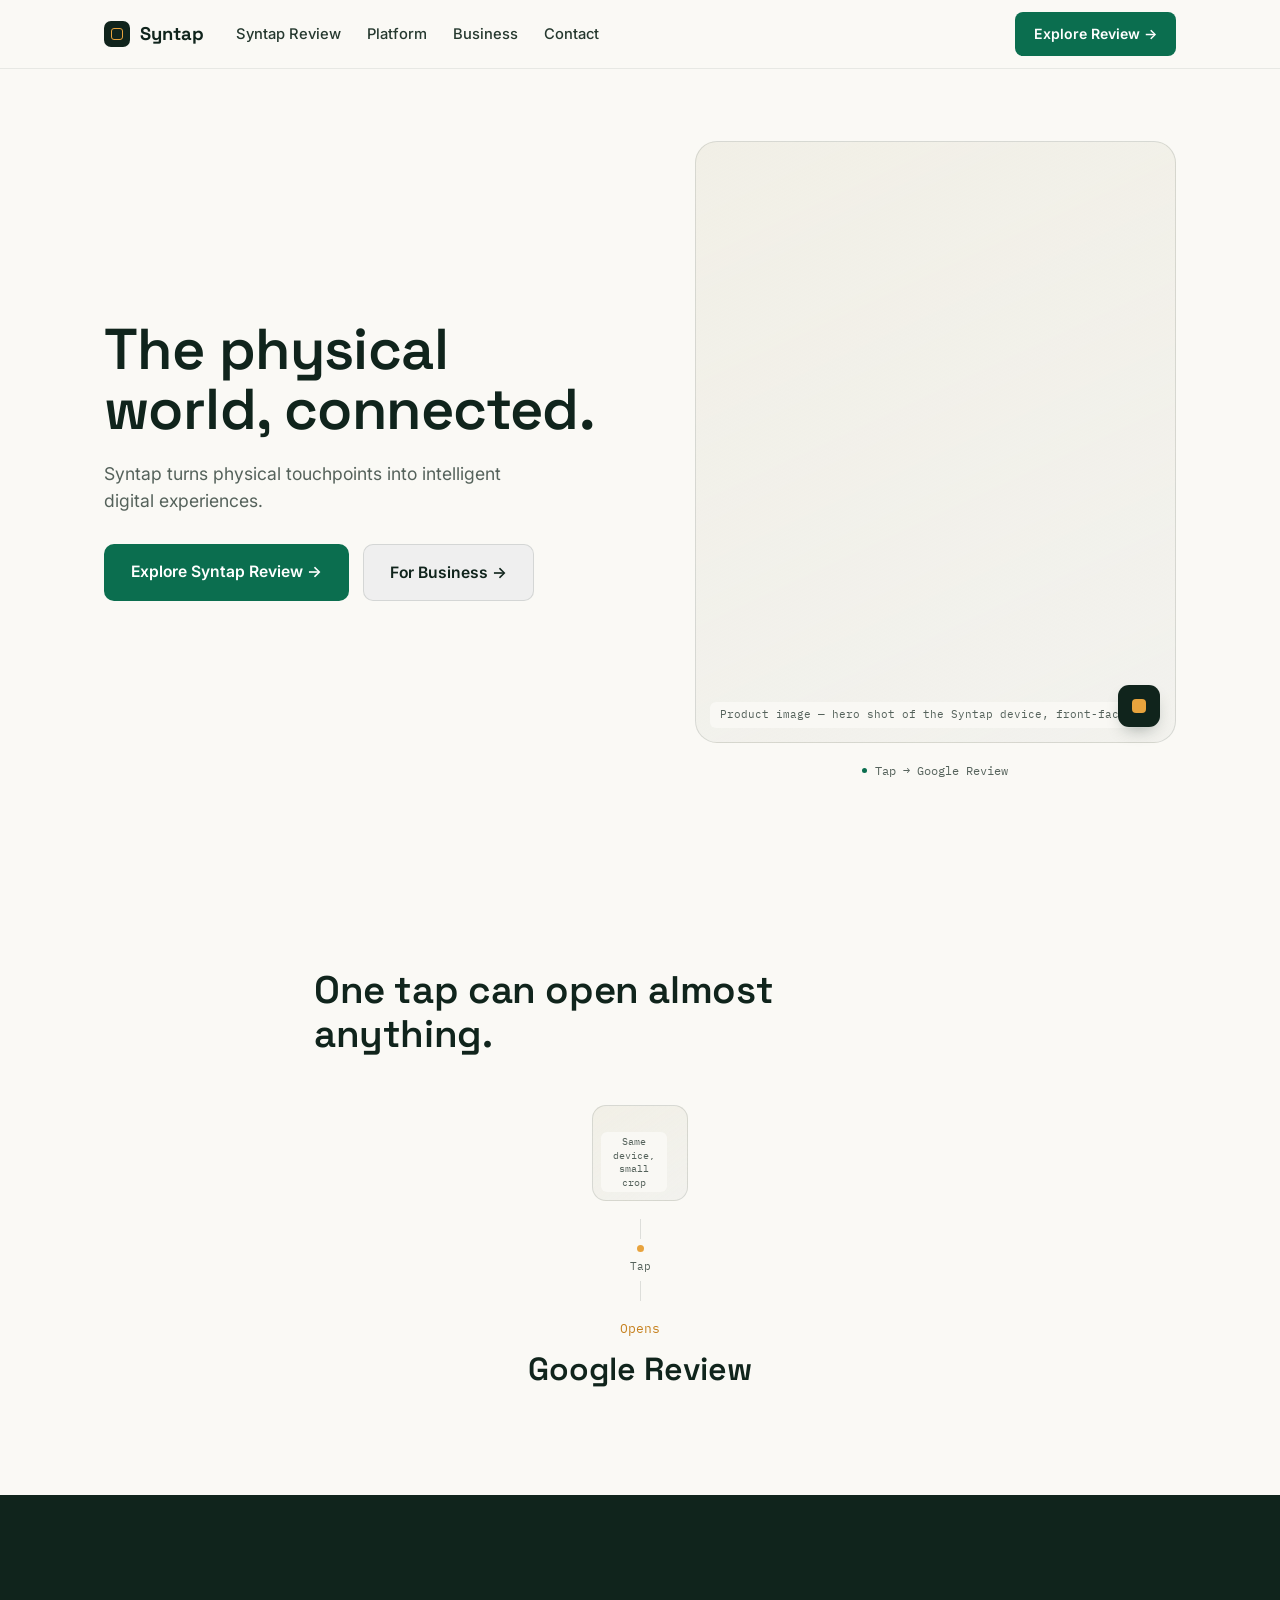
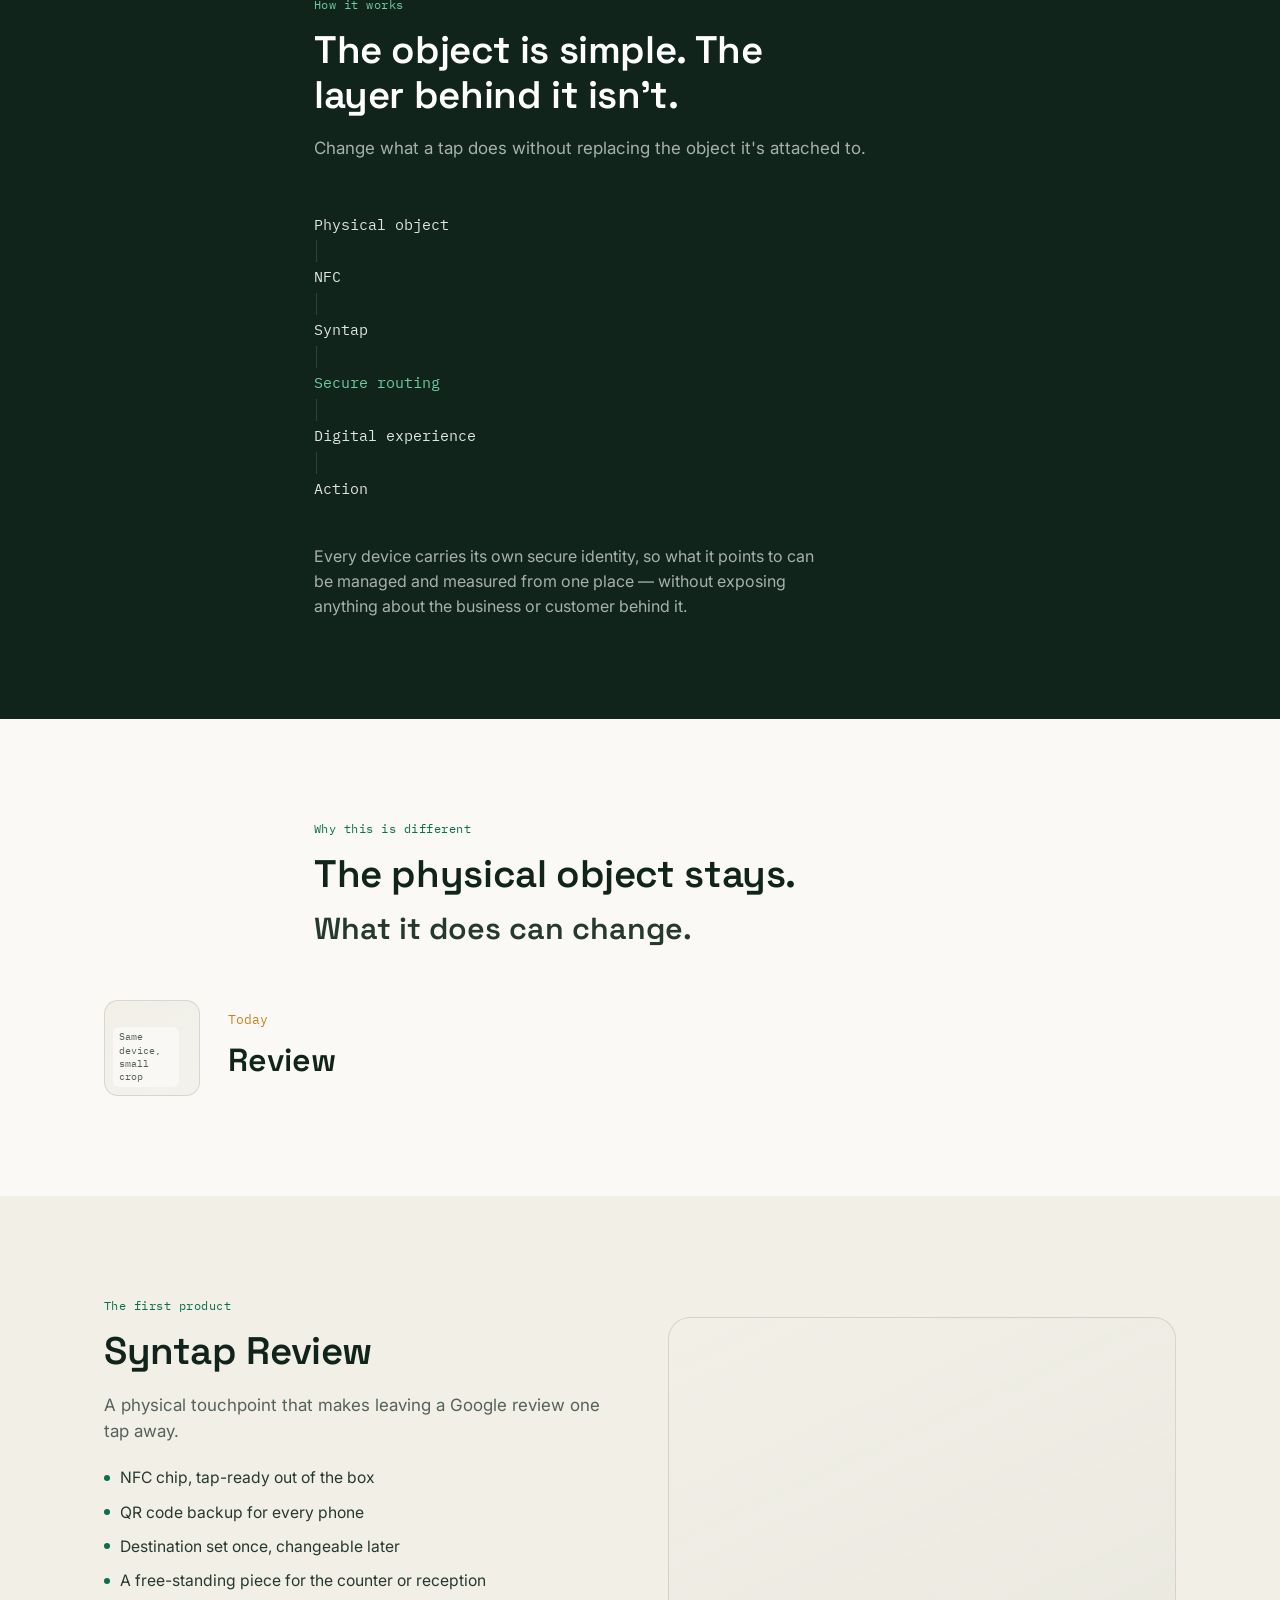
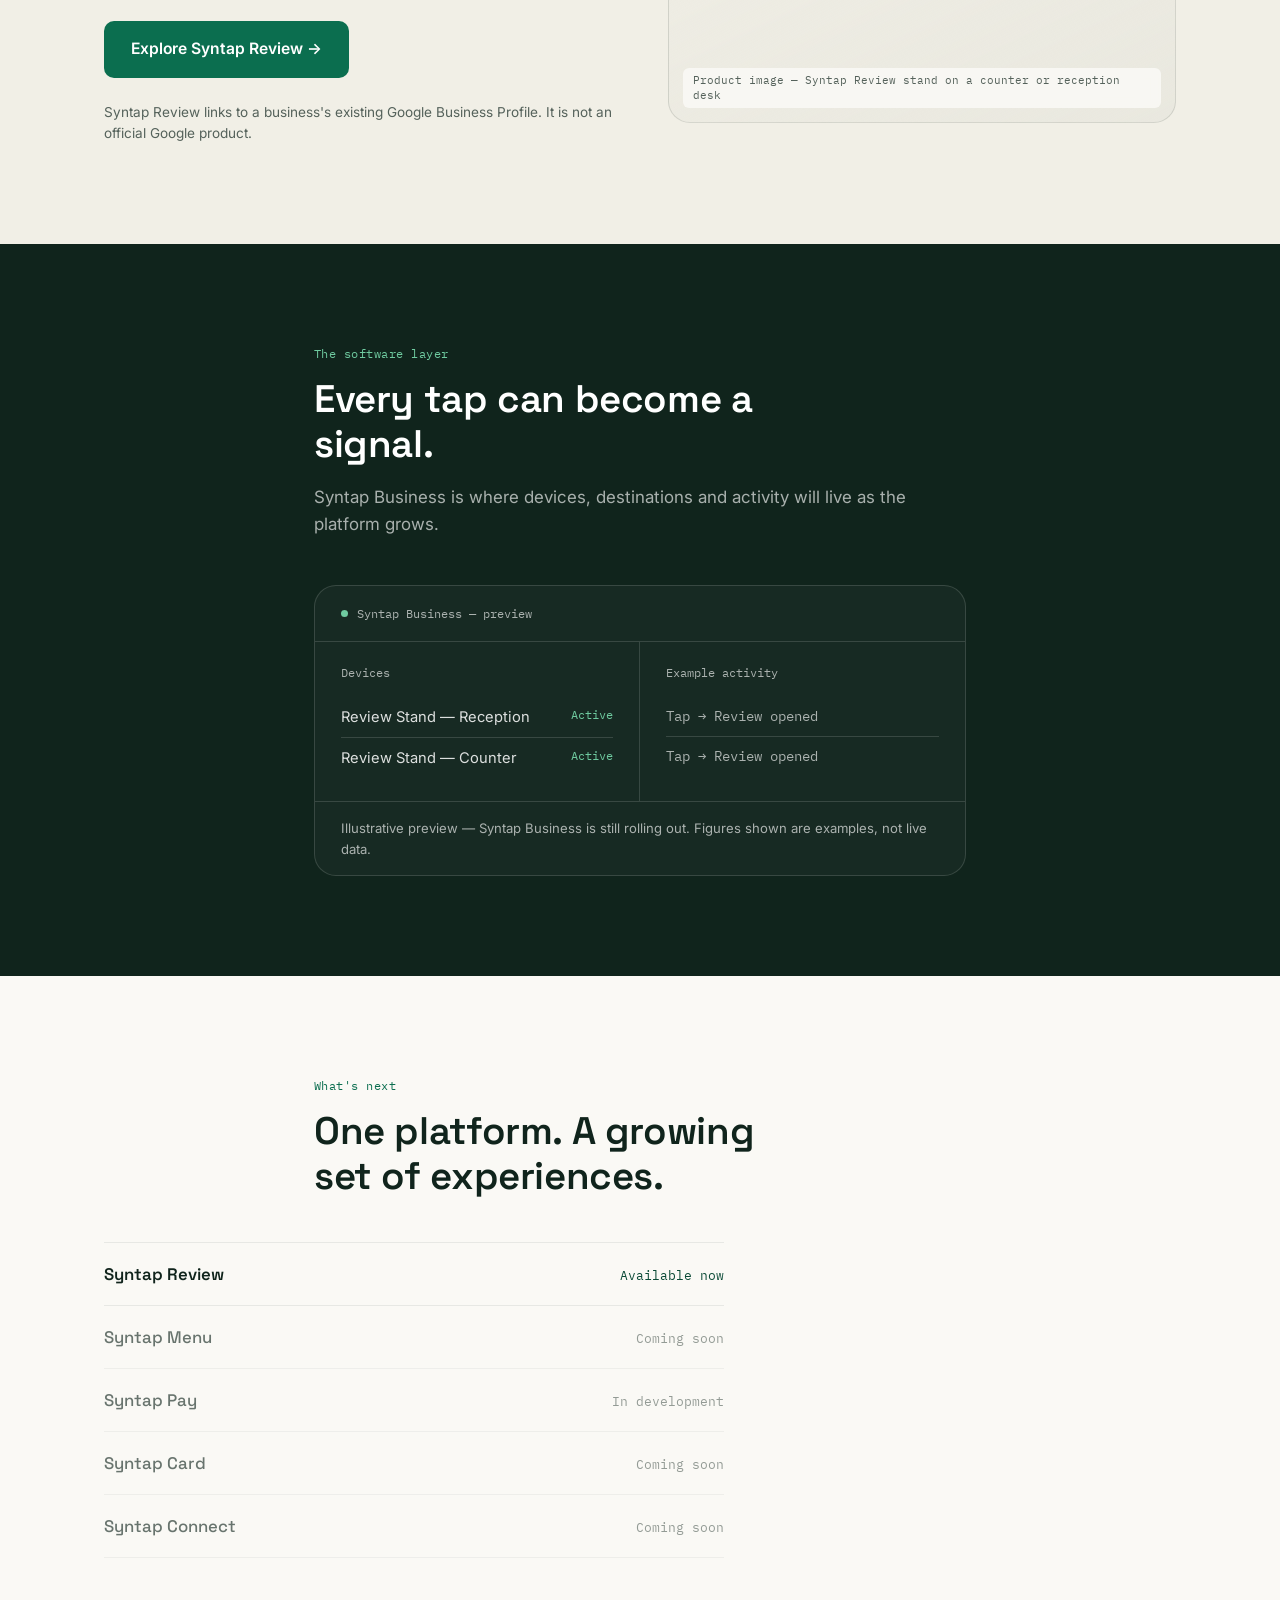
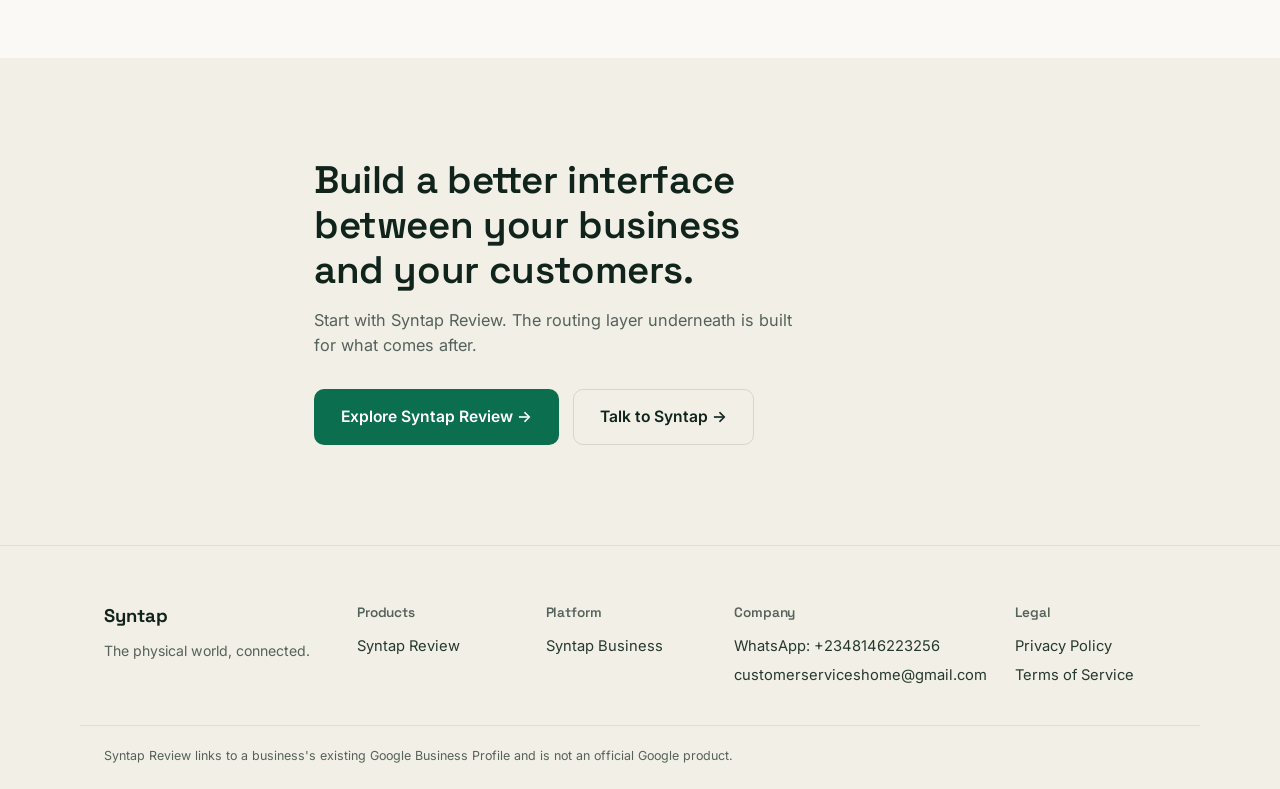
<file: index.html>
<!DOCTYPE html>
<html lang="en">
<head>
<meta charset="UTF-8">
<meta name="viewport" content="width=device-width, initial-scale=1.0">
<title>Syntap — The Physical World, Connected.</title>
<meta name="description" content="Syntap turns physical touchpoints into intelligent digital experiences. Syntap Review, the first product on the platform, is available now.">
<link rel="canonical" href="https://syntap.tech/">

<meta property="og:type" content="website">
<meta property="og:title" content="Syntap — The Physical World, Connected.">
<meta property="og:description" content="Syntap turns physical touchpoints into intelligent digital experiences.">
<meta property="og:image" content="assets/syntap-og.png">
<meta property="og:url" content="https://syntap.tech/">
<meta name="twitter:card" content="summary_large_image">

<link rel="preconnect" href="https://fonts.googleapis.com">
<link rel="preconnect" href="https://fonts.gstatic.com" crossorigin>
<link href="https://fonts.googleapis.com/css2?family=Space+Grotesk:wght@500;600;700&family=Inter:wght@400;500;600;700&family=IBM+Plex+Mono:wght@500;600&display=swap" rel="stylesheet">

<link rel="stylesheet" href="style.css">
</head>
<body>

<!-- ============ HEADER ============ -->
<header class="site-header" id="top">
  <div class="wrap header-inner">
    <a href="#top" class="brand">
      <span class="brand-mark" aria-hidden="true"><span class="brand-ripple"></span></span>
      <span class="brand-name">Syntap</span>
    </a>

    <nav class="main-nav" aria-label="Primary">
      <a href="review.html">Syntap Review</a>
      <a href="#platform">Platform</a>
      <a href="#business">Business</a>
      <a href="#cta">Contact</a>
    </nav>

    <a href="review.html" class="btn btn-ghost header-cta">Explore Review →</a>

    <button class="nav-toggle" id="navToggle" aria-expanded="false" aria-controls="mobileNav" aria-label="Open menu">
      <span></span><span></span><span></span>
    </button>
  </div>

  <div class="mobile-nav" id="mobileNav" hidden>
    <a href="review.html">Syntap Review</a>
    <a href="#platform">Platform</a>
    <a href="#business">Business</a>
    <a href="#cta">Contact</a>
    <a href="review.html" class="btn btn-primary">Explore Review →</a>
  </div>
</header>

<main>

<!-- ============ 1. HERO ============ -->
<section class="hero">
  <div class="wrap hero-inner">
    <div class="hero-copy">
      <h1>The physical world, connected.</h1>
      <p class="hero-sub">Syntap turns physical touchpoints into intelligent digital experiences.</p>
      <div class="hero-actions">
        <a class="btn btn-primary" href="review.html">Explore Syntap Review →</a>
        <button class="btn btn-outline-dark" data-scroll="#business">For Business →</button>
      </div>
    </div>

    <div class="hero-visual">
      <div class="hero-tap-stage">
        <figure class="image-slot image-slot-tall" data-slot="hero-product">
          <span class="image-slot-label">Product image — hero shot of the Syntap device, front-facing</span>
        </figure>
        <div class="tap-demo-ripple r1" aria-hidden="true"></div>
        <div class="tap-demo-phone" aria-hidden="true"><span class="tap-demo-phone-glow"></span></div>
      </div>
      <p class="hero-route" aria-live="polite">
        <span class="hero-route-dot" aria-hidden="true"></span>
        <span id="heroRoute">Tap → Google Review</span>
      </p>
    </div>
  </div>
</section>

<!-- ============ 2. THE IDEA ============ -->
<section class="section" id="idea">
  <div class="wrap narrow">
    <h2>One tap can open almost anything.</h2>
  </div>
  <div class="wrap">
    <div class="tap-demo-vertical">
      <figure class="image-slot image-slot-square" data-slot="idea-product">
        <span class="image-slot-label">Same device, small crop</span>
      </figure>
      <div class="tap-marker" aria-hidden="true">
        <span class="tap-marker-line"></span>
        <span class="tap-marker-dot" id="ideaTapDot"></span>
        <span class="tap-marker-label">Tap</span>
        <span class="tap-marker-line"></span>
      </div>
      <div class="destination-readout" id="ideaReadout">
        <span class="destination-eyebrow">Opens</span>
        <span class="destination-value" id="ideaValue">Google Review</span>
      </div>
    </div>
  </div>
</section>

<!-- ============ 3. THE ROUTING LAYER ============ -->
<section class="section section-dark" id="platform">
  <div class="wrap narrow">
    <p class="section-kicker section-kicker-dark">How it works</p>
    <h2 class="dark-heading">The object is simple. The layer behind it isn't.</h2>
    <p class="section-lede dark-lede">Change what a tap does without replacing the object it's attached to.</p>

    <div class="flow-vertical" aria-hidden="true">
      <span class="flow-step">Physical object</span>
      <span class="flow-connector"></span>
      <span class="flow-step">NFC</span>
      <span class="flow-connector"></span>
      <span class="flow-step">Syntap</span>
      <span class="flow-connector"></span>
      <span class="flow-step flow-step-accent">Secure routing</span>
      <span class="flow-connector"></span>
      <span class="flow-step">Digital experience</span>
      <span class="flow-connector"></span>
      <span class="flow-step">Action</span>
    </div>

    <p class="flow-note">Every device carries its own secure identity, so what it points to can be managed and measured from one place — without exposing anything about the business or customer behind it.</p>
  </div>
</section>

<!-- ============ 4. THE OBJECT STAYS ============ -->
<section class="section" id="concept">
  <div class="wrap narrow">
    <p class="section-kicker">Why this is different</p>
    <h2>The physical object stays.</h2>
    <p class="section-statement">What it does can change.</p>
  </div>
  <div class="wrap">
    <div class="destination-display">
      <figure class="image-slot image-slot-square" data-slot="concept-product">
        <span class="image-slot-label">Same device, small crop</span>
      </figure>
      <div class="destination-readout" id="conceptReadout">
        <span class="destination-eyebrow" id="conceptWhen">Today</span>
        <span class="destination-value" id="conceptValue">Review</span>
      </div>
    </div>
  </div>
</section>

<!-- ============ 5. FLAGSHIP PRODUCT ============ -->
<section class="section section-alt" id="review-intro">
  <div class="wrap showcase-inner">
    <div class="showcase-copy">
      <p class="section-kicker">The first product</p>
      <h2>Syntap Review</h2>
      <p class="section-lede">A physical touchpoint that makes leaving a Google review one tap away.</p>
      <ul class="showcase-list">
        <li>NFC chip, tap-ready out of the box</li>
        <li>QR code backup for every phone</li>
        <li>Destination set once, changeable later</li>
        <li>A free-standing piece for the counter or reception</li>
      </ul>
      <div class="hero-actions" style="margin-top: 28px;">
        <a class="btn btn-primary" href="review.html">Explore Syntap Review →</a>
      </div>
      <p class="showcase-note">Syntap Review links to a business's existing Google Business Profile. It is not an official Google product.</p>
    </div>
    <div class="showcase-visual">
      <figure class="image-slot image-slot-wide" data-slot="flagship-product">
        <span class="image-slot-label">Product image — Syntap Review stand on a counter or reception desk</span>
      </figure>
    </div>
  </div>
</section>

<!-- ============ 6. SYNTAP BUSINESS ============ -->
<section class="section section-dark" id="business">
  <div class="wrap narrow">
    <p class="section-kicker section-kicker-dark">The software layer</p>
    <h2 class="dark-heading">Every tap can become a signal.</h2>
    <p class="section-lede dark-lede">Syntap Business is where devices, destinations and activity will live as the platform grows.</p>

    <div class="business-panel" aria-hidden="true">
      <div class="business-panel-head"><span class="business-panel-dot"></span><span>Syntap Business — preview</span></div>
      <div class="business-panel-body">
        <div class="business-devices">
          <span class="panel-subhead">Devices</span>
          <div class="panel-row"><span>Review Stand — Reception</span><span class="panel-status">Active</span></div>
          <div class="panel-row"><span>Review Stand — Counter</span><span class="panel-status">Active</span></div>
        </div>
        <div class="business-activity">
          <span class="panel-subhead">Example activity</span>
          <div class="panel-row muted">Tap → Review opened</div>
          <div class="panel-row muted">Tap → Review opened</div>
        </div>
      </div>
      <div class="business-panel-foot">Illustrative preview — Syntap Business is still rolling out. Figures shown are examples, not live data.</div>
    </div>
  </div>
</section>

<!-- ============ 7. ECOSYSTEM ============ -->
<section class="section" id="ecosystem">
  <div class="wrap narrow">
    <p class="section-kicker">What's next</p>
    <h2>One platform. A growing set of experiences.</h2>
  </div>
  <div class="wrap">
    <div class="ecosystem-list">
      <div class="ecosystem-row ecosystem-row-live"><span class="ecosystem-name">Syntap Review</span><span class="ecosystem-status ecosystem-status-live">Available now</span></div>
      <div class="ecosystem-row ecosystem-row-future"><span class="ecosystem-name">Syntap Menu</span><span class="ecosystem-status">Coming soon</span></div>
      <div class="ecosystem-row ecosystem-row-future"><span class="ecosystem-name">Syntap Pay</span><span class="ecosystem-status">In development</span></div>
      <div class="ecosystem-row ecosystem-row-future"><span class="ecosystem-name">Syntap Card</span><span class="ecosystem-status">Coming soon</span></div>
      <div class="ecosystem-row ecosystem-row-future"><span class="ecosystem-name">Syntap Connect</span><span class="ecosystem-status">Coming soon</span></div>
    </div>
  </div>
</section>

<!-- ============ 8. BUSINESS CTA ============ -->
<section class="section section-alt final-cta" id="cta">
  <div class="wrap narrow final-cta-inner">
    <h2>Build a better interface between your business and your customers.</h2>
    <p>Start with Syntap Review. The routing layer underneath is built for what comes after.</p>
    <div class="hero-actions">
      <a class="btn btn-primary" href="review.html">Explore Syntap Review →</a>
      <a class="btn btn-outline-dark" data-whatsapp href="#">Talk to Syntap →</a>
    </div>
  </div>
</section>

</main>

<!-- ============ FOOTER ============ -->
<footer class="site-footer" id="footer">
  <div class="wrap footer-inner">
    <div class="footer-brand">
      <span class="brand-name">Syntap</span>
      <p>The physical world, connected.</p>
    </div>
    <div class="footer-col">
      <h4>Products</h4>
      <p><a href="review.html">Syntap Review</a></p>
    </div>
    <div class="footer-col">
      <h4>Platform</h4>
      <p><a href="#business">Syntap Business</a></p>
    </div>
    <div class="footer-col">
      <h4>Company</h4>
      <p>WhatsApp: <span id="footerWhatsapp">—</span></p>
      <p>customerserviceshome@gmail.com</p>
    </div>
    <div class="footer-col">
      <h4>Legal</h4>
      <p><a href="#">Privacy Policy</a></p>
      <p><a href="#">Terms of Service</a></p>
    </div>
  </div>
  <div class="wrap footer-bottom">
    <p>Syntap Review links to a business's existing Google Business Profile and is not an official Google product.</p>
  </div>
</footer>

<script src="script.js"></script>
</body>
</html>
</file>
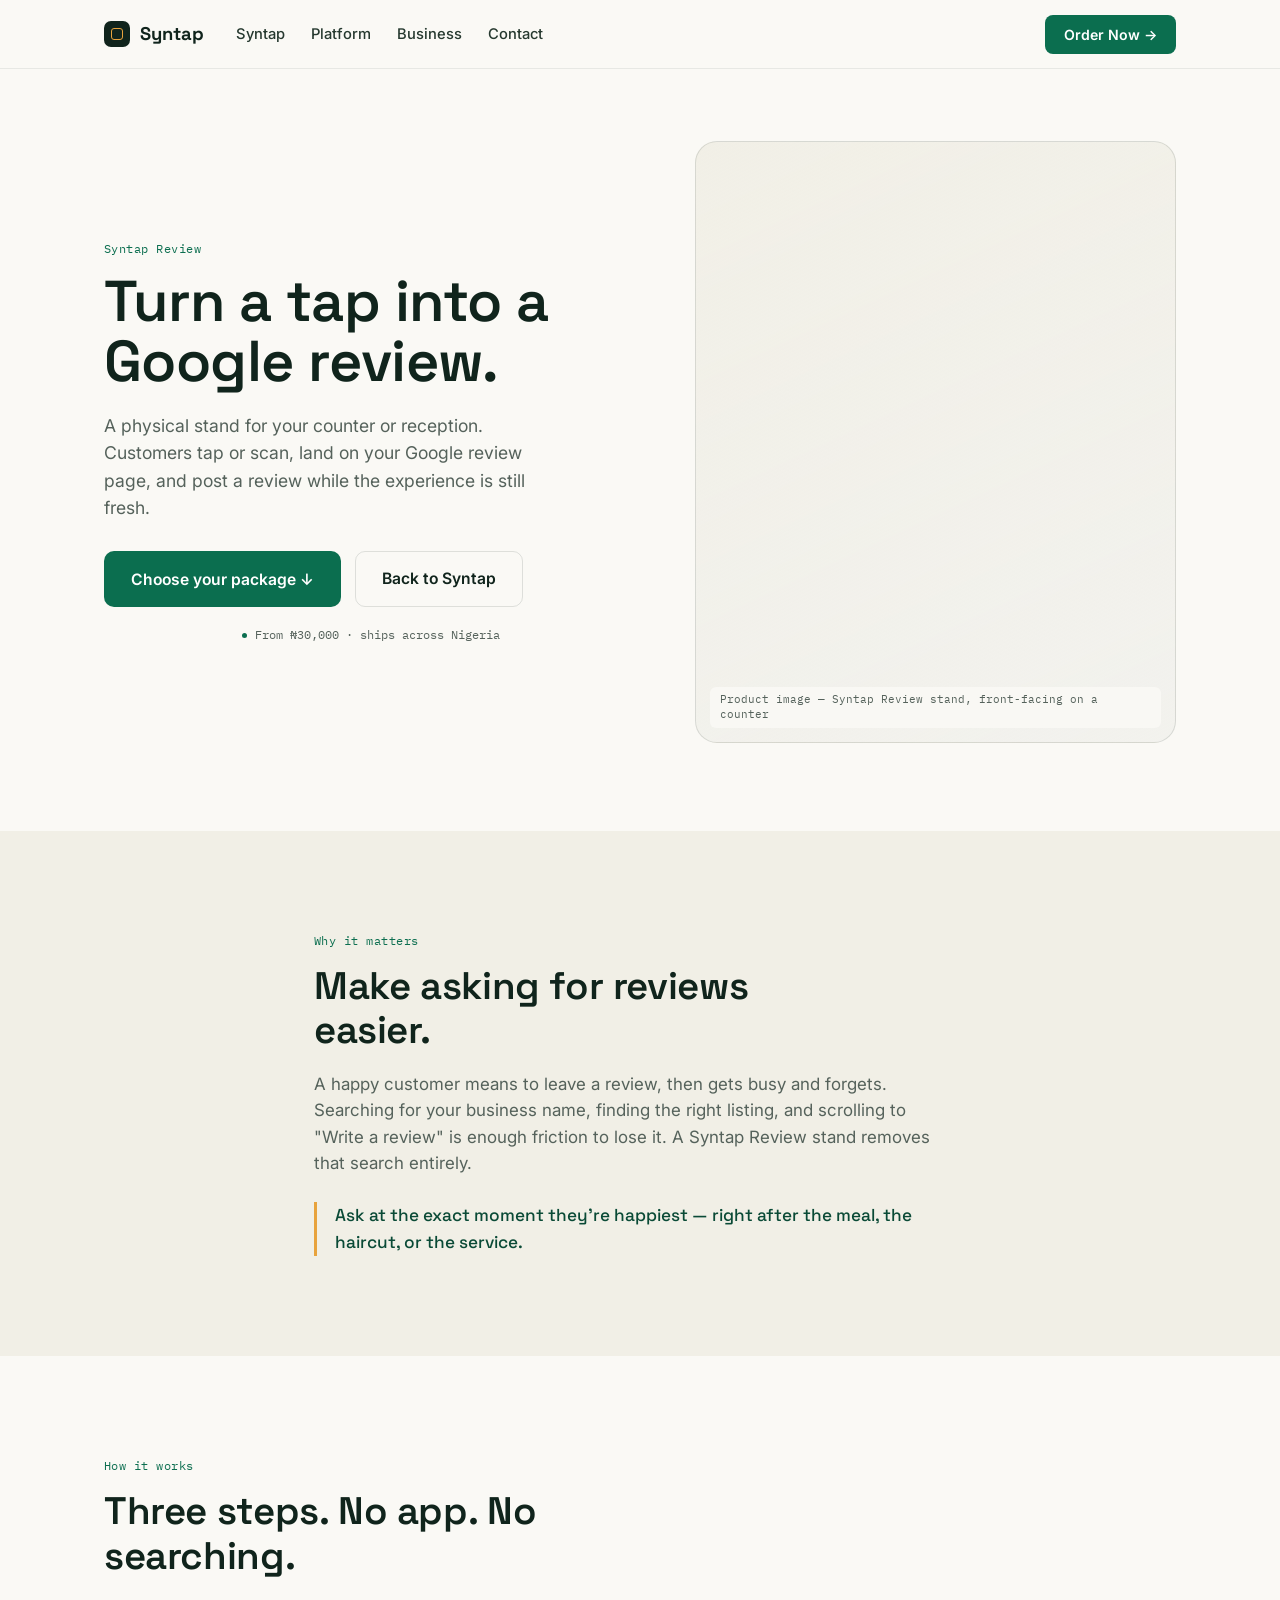
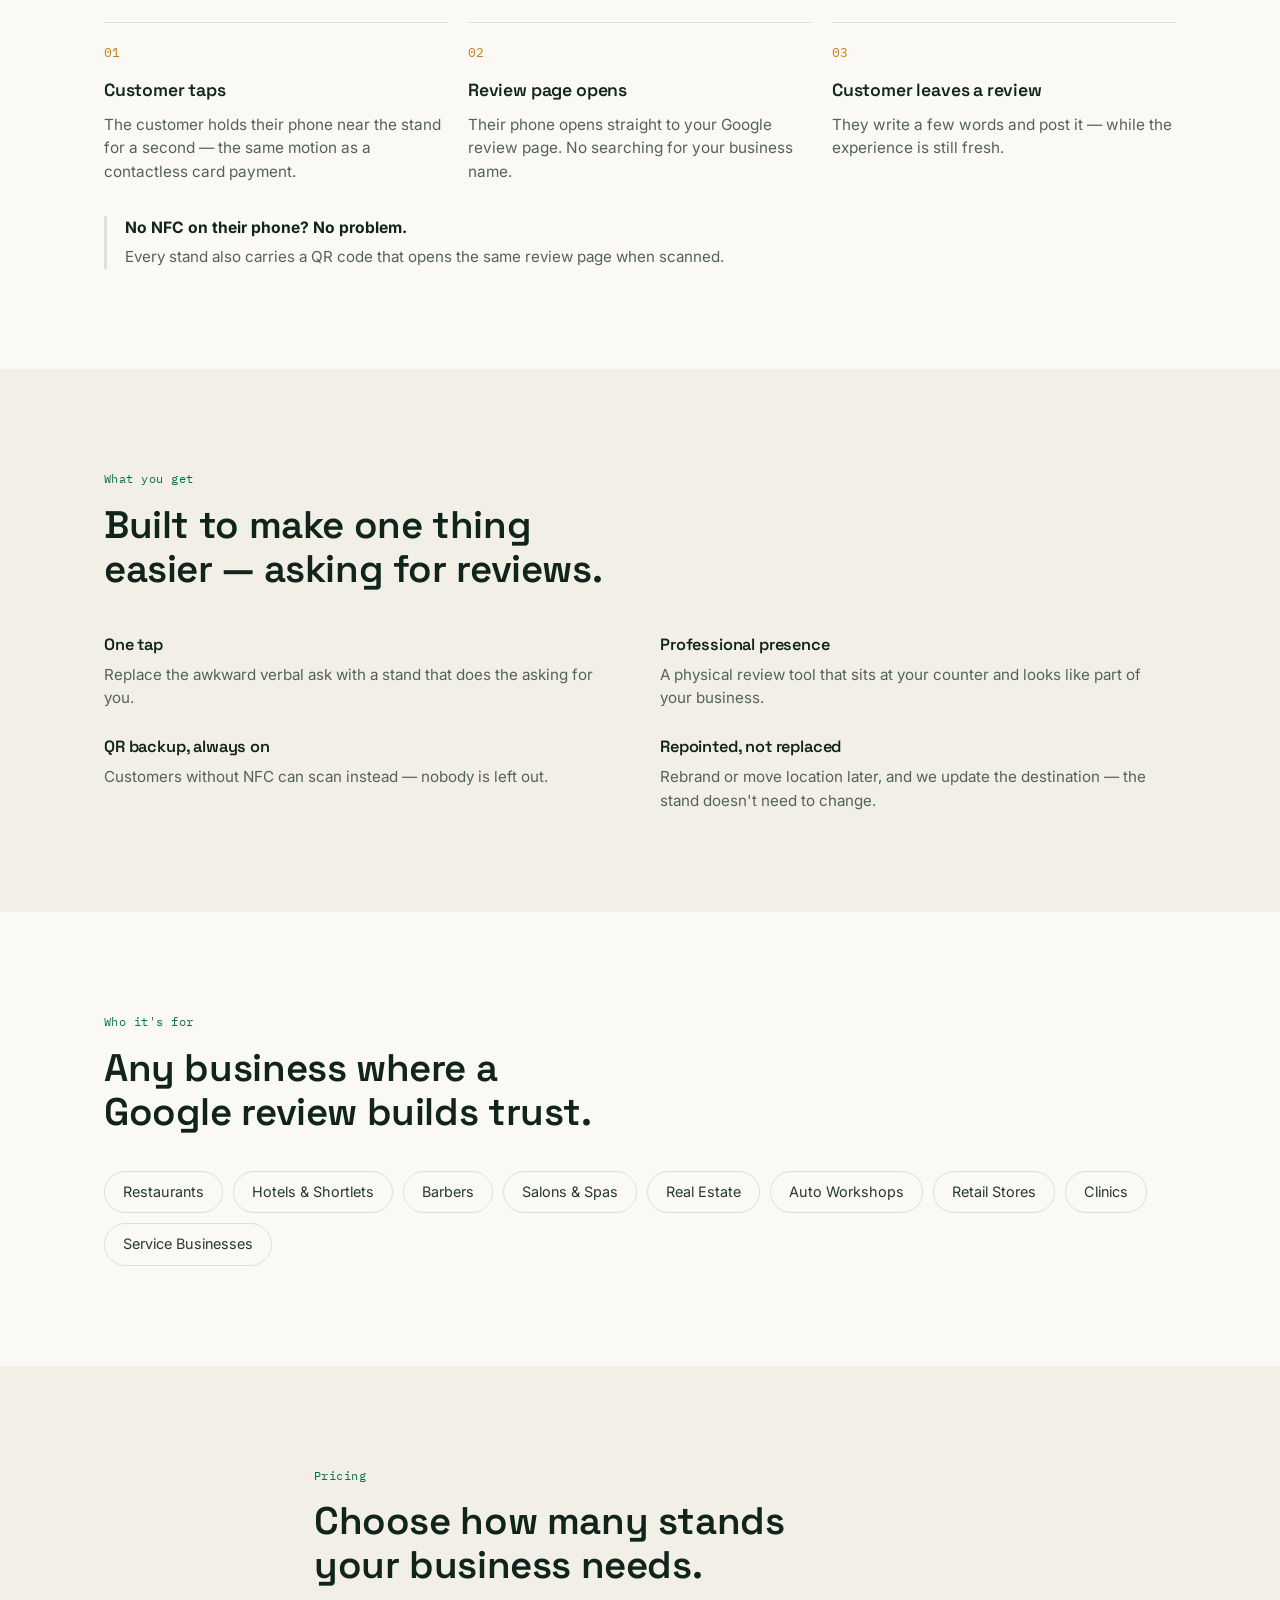
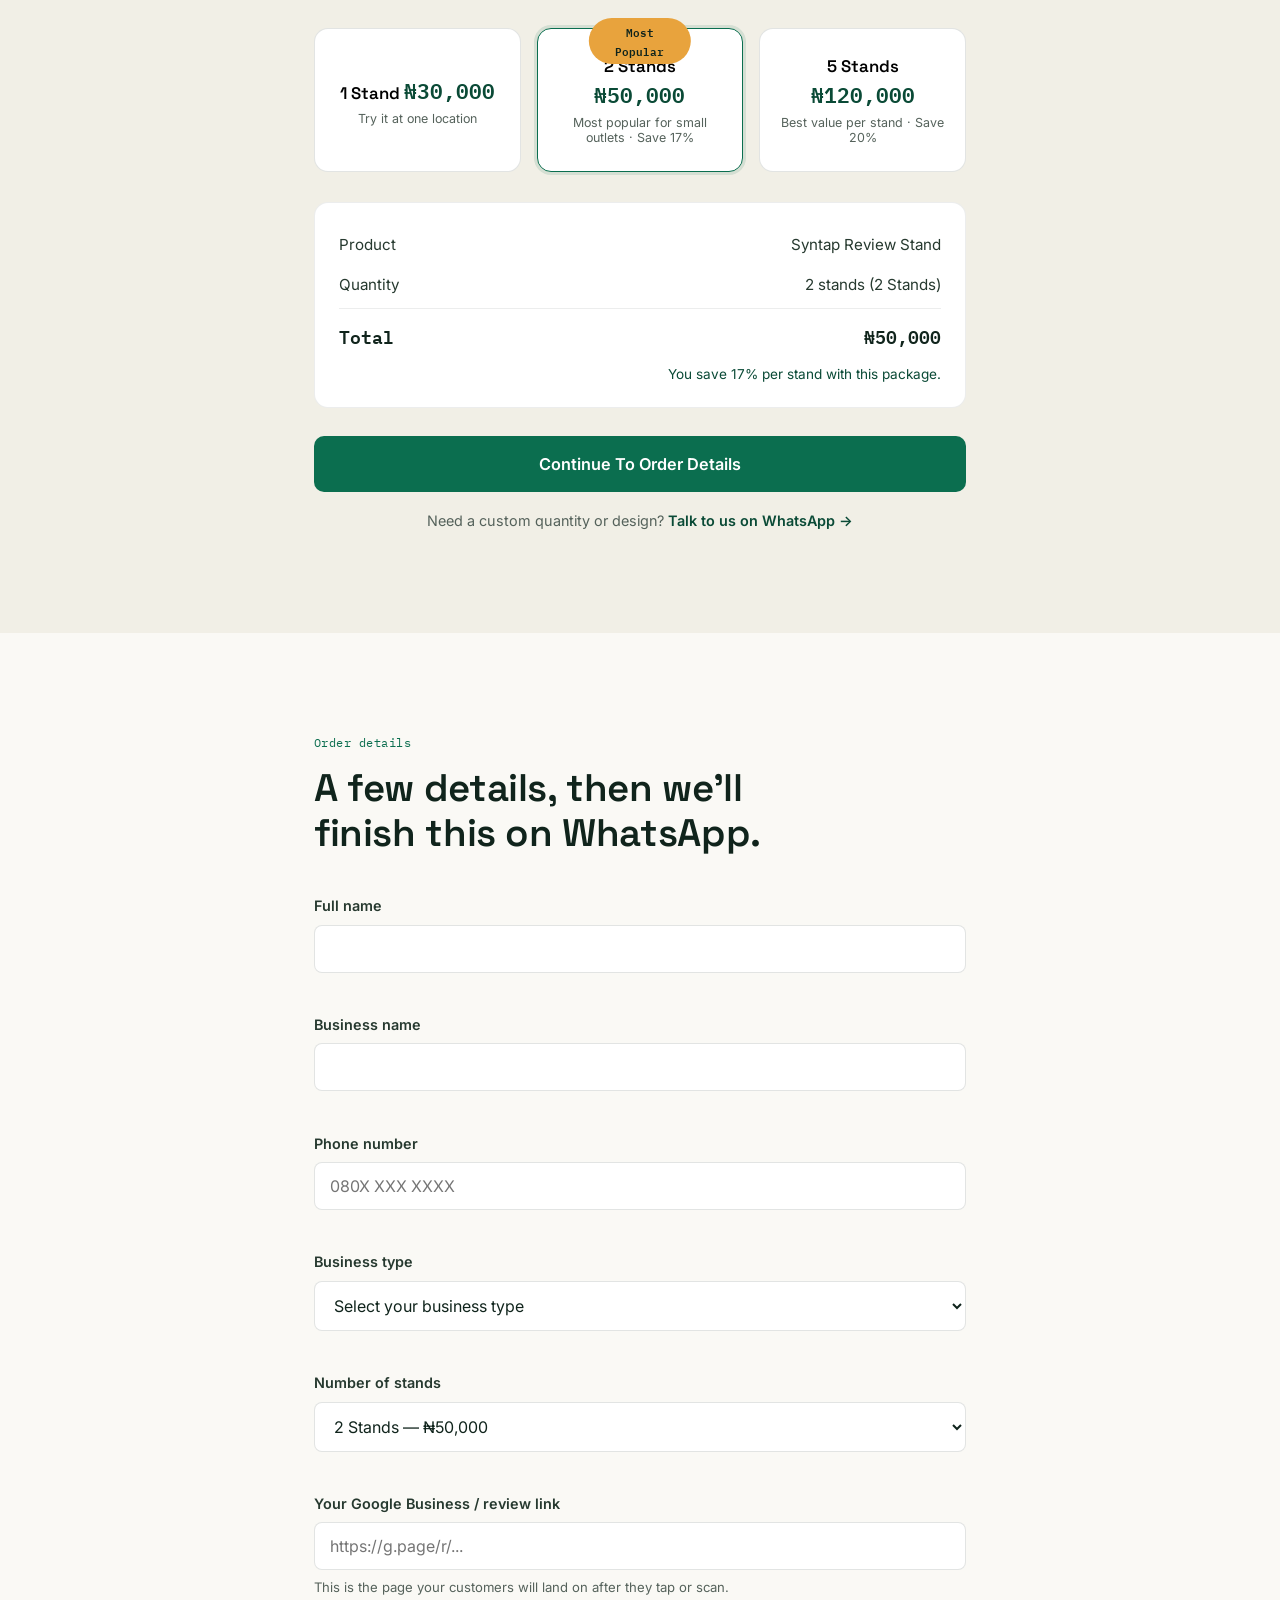
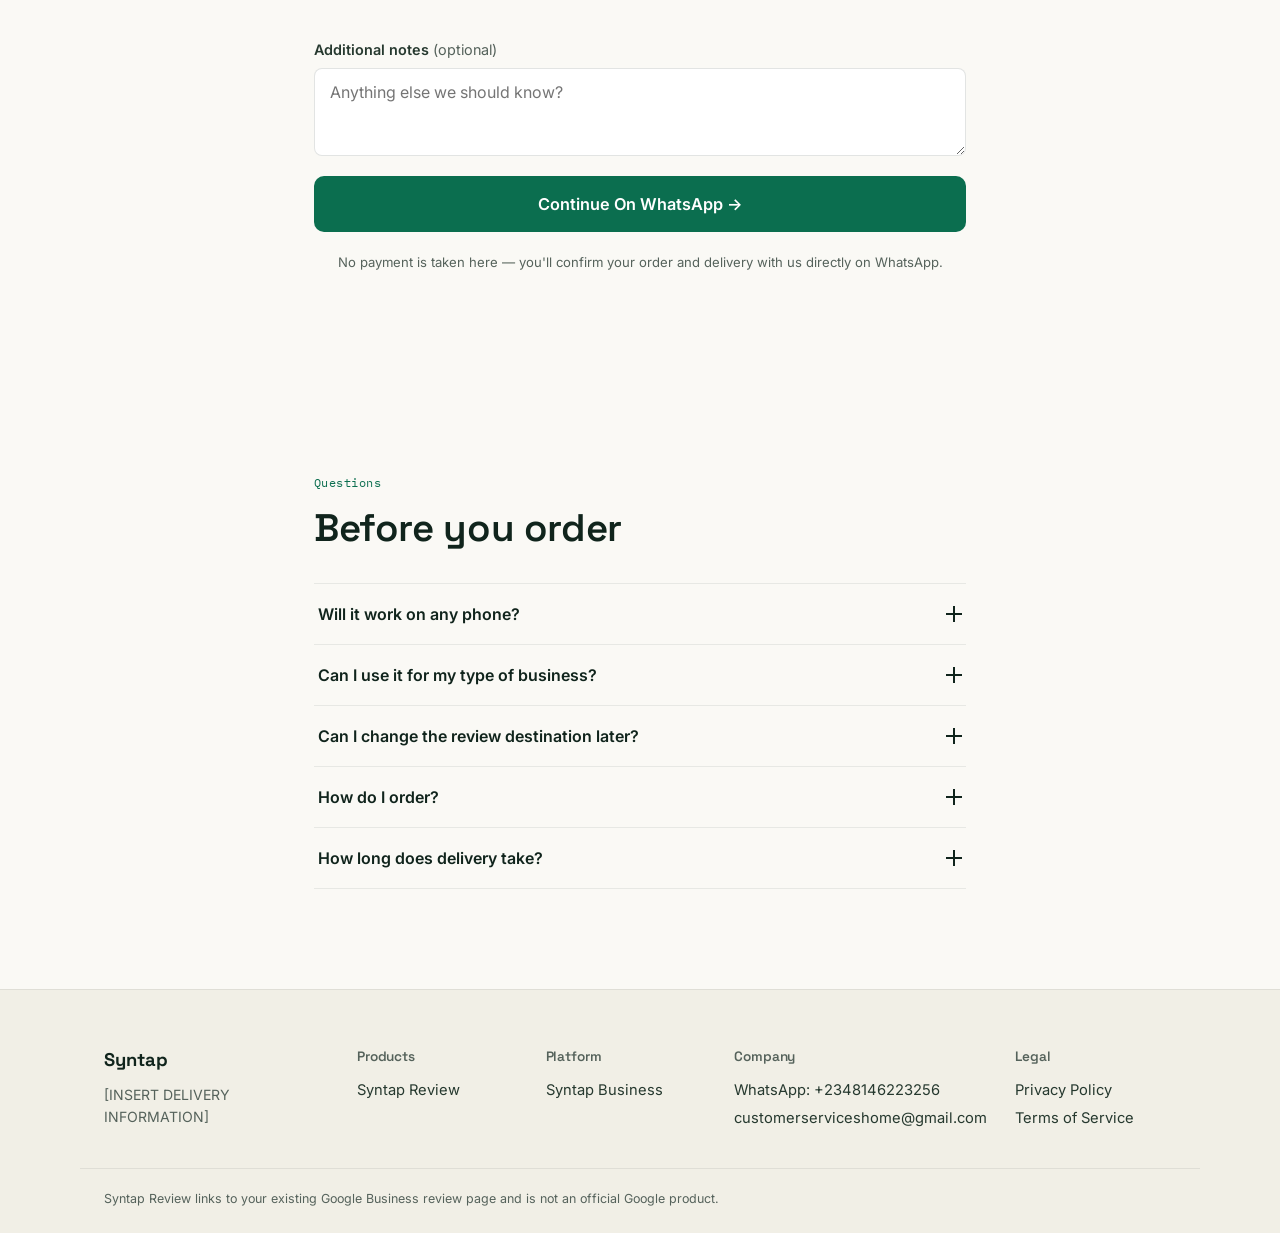
<file: review.html>
<!DOCTYPE html>
<html lang="en">
<head>
<meta charset="UTF-8">
<meta name="viewport" content="width=device-width, initial-scale=1.0">
<title>Syntap Review — Turn a Tap Into a Google Review</title>
<meta name="description" content="Syntap Review is a physical NFC stand that takes customers straight to your Google review page in one tap. No app, QR backup included. Order on WhatsApp.">
<link rel="canonical" href="https://syntap.tech/review">

<meta property="og:type" content="product">
<meta property="og:title" content="Syntap Review — Turn a Tap Into a Google Review">
<meta property="og:description" content="One tap takes your customer straight to your Google review page. Order Syntap Review on WhatsApp.">
<meta property="og:image" content="assets/syntap-review-og.png">
<meta property="og:url" content="https://syntap.tech/review">
<meta name="twitter:card" content="summary_large_image">

<link rel="preconnect" href="https://fonts.googleapis.com">
<link rel="preconnect" href="https://fonts.gstatic.com" crossorigin>
<link href="https://fonts.googleapis.com/css2?family=Space+Grotesk:wght@500;600;700&family=Inter:wght@400;500;600;700&family=IBM+Plex+Mono:wght@500;600&display=swap" rel="stylesheet">

<link rel="stylesheet" href="style.css">
</head>
<body>

<!-- ============ HEADER ============ -->
<header class="site-header" id="top">
  <div class="wrap header-inner">
    <a href="index.html" class="brand">
      <span class="brand-mark" aria-hidden="true"><span class="brand-ripple"></span></span>
      <span class="brand-name">Syntap</span>
    </a>

    <nav class="main-nav" aria-label="Primary">
      <a href="index.html">Syntap</a>
      <a href="index.html#platform">Platform</a>
      <a href="index.html#business">Business</a>
      <a href="index.html#cta">Contact</a>
    </nav>

    <button class="btn btn-ghost header-cta" data-scroll="#offer">Order Now →</button>

    <button class="nav-toggle" id="navToggle" aria-expanded="false" aria-controls="mobileNav" aria-label="Open menu">
      <span></span><span></span><span></span>
    </button>
  </div>

  <div class="mobile-nav" id="mobileNav" hidden>
    <a href="index.html">Syntap</a>
    <a href="index.html#platform">Platform</a>
    <a href="index.html#business">Business</a>
    <a href="index.html#cta">Contact</a>
    <button class="btn btn-primary" data-scroll="#offer">Order Now →</button>
  </div>
</header>

<main>

<!-- ============ 1. HERO ============ -->
<section class="hero">
  <div class="wrap hero-inner">
    <div class="hero-copy">
      <p class="section-kicker">Syntap Review</p>
      <h1>Turn a tap into a Google review.</h1>
      <p class="hero-sub">A physical stand for your counter or reception. Customers tap or scan, land on your Google review page, and post a review while the experience is still fresh.</p>
      <div class="hero-actions">
        <button class="btn btn-primary" data-scroll="#offer">Choose your package ↓</button>
        <a class="btn btn-outline-dark" href="index.html">Back to Syntap</a>
      </div>
      <p class="hero-route"><span class="hero-route-dot" aria-hidden="true"></span>From ₦30,000 · ships across Nigeria</p>
    </div>

    <div class="hero-visual">
      <figure class="image-slot image-slot-tall" data-slot="review-hero-product">
        <span class="image-slot-label">Product image — Syntap Review stand, front-facing on a counter</span>
      </figure>
    </div>
  </div>
</section>

<!-- ============ 2. PROBLEM ============ -->
<section class="section section-alt" id="problem">
  <div class="wrap narrow">
    <p class="section-kicker">Why it matters</p>
    <h2>Make asking for reviews easier.</h2>
    <p class="section-lede">A happy customer means to leave a review, then gets busy and forgets. Searching for your business name, finding the right listing, and scrolling to "Write a review" is enough friction to lose it. A Syntap Review stand removes that search entirely.</p>
    <p class="problem-resolve">Ask at the exact moment they're happiest — right after the meal, the haircut, or the service.</p>
  </div>
</section>

<!-- ============ 3. HOW IT WORKS ============ -->
<section class="section" id="how">
  <div class="wrap">
    <p class="section-kicker">How it works</p>
    <h2>Three steps. No app. No searching.</h2>

    <div class="steps">
      <div class="step">
        <span class="step-num">01</span>
        <h3>Customer taps</h3>
        <p>The customer holds their phone near the stand for a second — the same motion as a contactless card payment.</p>
      </div>
      <div class="step">
        <span class="step-num">02</span>
        <h3>Review page opens</h3>
        <p>Their phone opens straight to your Google review page. No searching for your business name.</p>
      </div>
      <div class="step">
        <span class="step-num">03</span>
        <h3>Customer leaves a review</h3>
        <p>They write a few words and post it — while the experience is still fresh.</p>
      </div>
    </div>

    <div class="qr-note">
      <strong>No NFC on their phone? No problem.</strong>
      <span>Every stand also carries a QR code that opens the same review page when scanned.</span>
    </div>
  </div>
</section>

<!-- ============ 4. BENEFITS ============ -->
<section class="section section-alt" id="benefits">
  <div class="wrap">
    <p class="section-kicker">What you get</p>
    <h2>Built to make one thing easier — asking for reviews.</h2>

    <div class="benefits-list">
      <div class="benefit-item"><h3>One tap</h3><p>Replace the awkward verbal ask with a stand that does the asking for you.</p></div>
      <div class="benefit-item"><h3>Professional presence</h3><p>A physical review tool that sits at your counter and looks like part of your business.</p></div>
      <div class="benefit-item"><h3>QR backup, always on</h3><p>Customers without NFC can scan instead — nobody is left out.</p></div>
      <div class="benefit-item"><h3>Repointed, not replaced</h3><p>Rebrand or move location later, and we update the destination — the stand doesn't need to change.</p></div>
    </div>
  </div>
</section>

<!-- ============ 5. WHO IT'S FOR ============ -->
<section class="section" id="who">
  <div class="wrap">
    <p class="section-kicker">Who it's for</p>
    <h2>Any business where a Google review builds trust.</h2>
    <div class="usecase-pills">
      <span class="usecase-pill">Restaurants</span>
      <span class="usecase-pill">Hotels &amp; Shortlets</span>
      <span class="usecase-pill">Barbers</span>
      <span class="usecase-pill">Salons &amp; Spas</span>
      <span class="usecase-pill">Real Estate</span>
      <span class="usecase-pill">Auto Workshops</span>
      <span class="usecase-pill">Retail Stores</span>
      <span class="usecase-pill">Clinics</span>
      <span class="usecase-pill">Service Businesses</span>
    </div>
  </div>
</section>

<!-- ============ 6. PRICING ============ -->
<section class="section section-alt" id="offer">
  <div class="wrap narrow">
    <p class="section-kicker">Pricing</p>
    <h2>Choose how many stands your business needs.</h2>

    <div class="packages" id="packages" role="group" aria-label="Choose a package"></div>

    <div class="order-summary">
      <div class="order-summary-row"><span>Product</span><span id="summaryProduct">—</span></div>
      <div class="order-summary-row"><span>Quantity</span><span id="summaryQty">—</span></div>
      <div class="order-summary-row order-summary-total"><span>Total</span><span id="summaryTotal">—</span></div>
      <p class="order-summary-savings" id="summarySavings"></p>
    </div>

    <button class="btn btn-primary btn-wide" data-scroll="#order">Continue To Order Details</button>
    <p class="offer-alt">Need a custom quantity or design? <a href="#" data-whatsapp>Talk to us on WhatsApp →</a></p>
  </div>
</section>

<!-- ============ 7. ORDER FORM ============ -->
<section class="section" id="order">
  <div class="wrap narrow">
    <p class="section-kicker">Order details</p>
    <h2>A few details, then we'll finish this on WhatsApp.</h2>

    <form id="orderForm" novalidate>
      <div class="field">
        <label for="fullName">Full name</label>
        <input type="text" id="fullName" name="fullName" autocomplete="name" required>
        <span class="field-error" data-error-for="fullName"></span>
      </div>

      <div class="field">
        <label for="businessName">Business name</label>
        <input type="text" id="businessName" name="businessName" autocomplete="organization" required>
        <span class="field-error" data-error-for="businessName"></span>
      </div>

      <div class="field">
        <label for="phone">Phone number</label>
        <input type="tel" id="phone" name="phone" inputmode="tel" placeholder="080X XXX XXXX" autocomplete="tel" required>
        <span class="field-error" data-error-for="phone"></span>
      </div>

      <div class="field">
        <label for="businessType">Business type</label>
        <select id="businessType" name="businessType" required>
          <option value="" disabled selected>Select your business type</option>
          <option>Restaurant</option>
          <option>Hotel / Shortlet</option>
          <option>Barber</option>
          <option>Salon / Spa</option>
          <option>Real Estate</option>
          <option>Auto Workshop</option>
          <option>Retail Store</option>
          <option>Clinic</option>
          <option>Fashion</option>
          <option>Event Business</option>
          <option>Cleaning Business</option>
          <option>Other Service Business</option>
        </select>
        <span class="field-error" data-error-for="businessType"></span>
      </div>

      <div class="field">
        <label for="quantity">Number of stands</label>
        <select id="quantity" name="quantity" required></select>
        <span class="field-error" data-error-for="quantity"></span>
      </div>

      <div class="field">
        <label for="reviewLink">Your Google Business / review link</label>
        <input type="url" id="reviewLink" name="reviewLink" placeholder="https://g.page/r/..." autocomplete="off" required>
        <span class="field-hint">This is the page your customers will land on after they tap or scan.</span>
        <span class="field-error" data-error-for="reviewLink"></span>
      </div>

      <div class="field">
        <label for="notes">Additional notes <span class="optional">(optional)</span></label>
        <textarea id="notes" name="notes" rows="3" placeholder="Anything else we should know?"></textarea>
      </div>

      <div class="confirm-state" id="confirmState" hidden>
        <p>You're one step away. We'll continue your order on WhatsApp.</p>
      </div>

      <button type="submit" class="btn btn-primary btn-wide">Continue On WhatsApp →</button>
      <p class="form-footnote">No payment is taken here — you'll confirm your order and delivery with us directly on WhatsApp.</p>
    </form>
  </div>
</section>

<!-- ============ 8. FAQ (trimmed) ============ -->
<section class="section" id="faq">
  <div class="wrap narrow">
    <p class="section-kicker">Questions</p>
    <h2>Before you order</h2>

    <div class="accordion" id="accordion">
      <div class="accordion-item">
        <button class="accordion-trigger" aria-expanded="false">
          <span>Will it work on any phone?</span>
          <span class="accordion-icon" aria-hidden="true"></span>
        </button>
        <div class="accordion-panel">
          <p>Most phones from recent years support tap-to-open NFC tags without any app. If a customer's phone doesn't support it or has NFC switched off, the printed QR code opens the same review page.</p>
        </div>
      </div>
      <div class="accordion-item">
        <button class="accordion-trigger" aria-expanded="false">
          <span>Can I use it for my type of business?</span>
          <span class="accordion-icon" aria-hidden="true"></span>
        </button>
        <div class="accordion-panel">
          <p>If your business has a Google Business Profile and benefits from customer reviews, Syntap Review works for you — restaurants, hotels, salons, barbers, clinics, retail, real estate and other service businesses.</p>
        </div>
      </div>
      <div class="accordion-item">
        <button class="accordion-trigger" aria-expanded="false">
          <span>Can I change the review destination later?</span>
          <span class="accordion-icon" aria-hidden="true"></span>
        </button>
        <div class="accordion-panel">
          <p>Yes. If you rebrand, move location, or your Google Business Profile changes, message us and we update the destination on our side — you keep the same stand and nothing needs reprogramming.</p>
        </div>
      </div>
      <div class="accordion-item">
        <button class="accordion-trigger" aria-expanded="false">
          <span>How do I order?</span>
          <span class="accordion-icon" aria-hidden="true"></span>
        </button>
        <div class="accordion-panel">
          <p>Choose your quantity above, fill in your details, and you'll be taken to WhatsApp with your order pre-filled — hit send and we'll take it from there.</p>
        </div>
      </div>
      <div class="accordion-item">
        <button class="accordion-trigger" aria-expanded="false">
          <span>How long does delivery take?</span>
          <span class="accordion-icon" aria-hidden="true"></span>
        </button>
        <div class="accordion-panel">
          <p id="deliveryFaqText">[INSERT DELIVERY INFORMATION]</p>
        </div>
      </div>
    </div>
  </div>
</section>

</main>

<!-- ============ FOOTER ============ -->
<footer class="site-footer" id="footer">
  <div class="wrap footer-inner">
    <div class="footer-brand">
      <span class="brand-name">Syntap</span>
      <p id="footerDelivery">Lagos and Abuja deivery 1 - 2 days.</p>
    </div>
    <div class="footer-col">
      <h4>Products</h4>
      <p><a href="review.html">Syntap Review</a></p>
    </div>
    <div class="footer-col">
      <h4>Platform</h4>
      <p><a href="index.html#business">Syntap Business</a></p>
    </div>
    <div class="footer-col">
      <h4>Company</h4>
      <p>WhatsApp: <span id="footerWhatsapp">—</span></p>
      <p>customerserviceshome@gmail.com</p>
    </div>
    <div class="footer-col">
      <h4>Legal</h4>
      <p><a href="#">Privacy Policy</a></p>
      <p><a href="#">Terms of Service</a></p>
    </div>
  </div>
  <div class="wrap footer-bottom">
    <p>Syntap Review links to your existing Google Business review page and is not an official Google product.</p>
  </div>
</footer>

<!-- ============ STICKY MOBILE CTA ============ -->
<div class="sticky-cta" id="stickyCta">
  <a href="#" data-whatsapp>Order on WhatsApp</a>
</div>

<script src="script.js"></script>
</body>
</html>
</file>
<file: style.css>
/* =========================================================
   Syntap — brand + product website
   Design tokens
   ========================================================= */
:root {
  --bg: #FAF9F5;
  --bg-alt: #F1EFE6;
  --ink: #10241C;
  --ink-soft: #26392F;
  --green: #0B6E4F;
  --green-deep: #0A4A36;
  --green-ink: #06231A;
  --gold: #E8A33D;
  --gold-deep: #C6811F;
  --white: #FFFFFF;
  --line: rgba(16, 36, 28, 0.12);
  --line-soft: rgba(16, 36, 28, 0.08);
  --text-muted: #55625B;
  --danger: #B3261E;

  --dark-line: rgba(255, 255, 255, 0.14);
  --dark-text-muted: rgba(255, 255, 255, 0.64);
  --dark-accent: #6FCBA0;

  --font-display: 'Space Grotesk', 'Segoe UI', system-ui, sans-serif;
  --font-body: 'Inter', 'Segoe UI', system-ui, sans-serif;
  --font-mono: 'IBM Plex Mono', 'SFMono-Regular', Consolas, monospace;

  --radius-s: 8px;
  --radius-m: 14px;
  --radius-l: 22px;

  --shadow-card: 0 1px 2px rgba(16,36,28,0.04), 0 12px 28px -16px rgba(16,36,28,0.2);

  --container: 1120px;
  --container-narrow: 700px;
}

@media (prefers-reduced-motion: reduce) {
  *, *::before, *::after { animation-duration: 0.001ms !important; animation-iteration-count: 1 !important; transition-duration: 0.001ms !important; scroll-behavior: auto !important; }
}

/* =========================================================
   Reset
   ========================================================= */
*, *::before, *::after { box-sizing: border-box; }
html { scroll-behavior: smooth; }
body {
  margin: 0;
  background: var(--bg);
  color: var(--ink);
  font-family: var(--font-body);
  font-size: 16px;
  line-height: 1.55;
  -webkit-font-smoothing: antialiased;
}
img { max-width: 100%; display: block; }
button { font-family: inherit; cursor: pointer; }
a { color: inherit; text-decoration: none; }
input, select, textarea { font-family: inherit; font-size: 1rem; }
ul { margin: 0; padding: 0; list-style: none; }
h1, h2, h3, h4 { font-family: var(--font-display); font-weight: 600; margin: 0; color: var(--ink); letter-spacing: -0.01em; }
p { margin: 0; }

:focus-visible { outline: 2.5px solid var(--gold-deep); outline-offset: 3px; border-radius: 4px; }

.wrap { max-width: var(--container); margin: 0 auto; padding: 0 24px; }
.wrap.narrow { max-width: var(--container-narrow); }

/* =========================================================
   Buttons
   ========================================================= */
.btn {
  display: inline-flex;
  align-items: center;
  justify-content: center;
  gap: 8px;
  padding: 15px 26px;
  border-radius: 10px;
  font-weight: 600;
  font-size: 0.98rem;
  border: 1.5px solid transparent;
  transition: background 0.15s ease, border-color 0.15s ease, opacity 0.15s ease;
  white-space: nowrap;
}
.btn:active { opacity: 0.85; }
.btn-primary { background: var(--green); color: var(--white); }
.btn-primary:hover { background: var(--green-deep); }
.btn-outline { border-color: rgba(255,255,255,0.5); color: var(--white); }
.btn-outline:hover { border-color: #fff; background: rgba(255,255,255,0.08); }
.btn-outline-dark { border-color: var(--line); color: var(--ink); }
.btn-outline-dark:hover { border-color: var(--ink); }
.btn-ghost { padding: 10px 18px; background: var(--green); color: var(--white); font-size: 0.88rem; border-radius: 8px; }
.btn-ghost:hover { background: var(--green-deep); }
.btn-wide { width: 100%; padding: 17px 26px; font-size: 1.02rem; }
.btn-text { padding: 0; background: none; color: var(--green-deep); font-weight: 600; }

/* =========================================================
   Header / nav
   ========================================================= */
.site-header { position: sticky; top: 0; z-index: 40; background: rgba(250, 249, 245, 0.9); backdrop-filter: blur(10px); border-bottom: 1px solid var(--line-soft); }
.header-inner { display: flex; align-items: center; gap: 32px; height: 68px; }
.brand { display: flex; align-items: center; gap: 10px; }
.brand-name { font-family: var(--font-display); font-weight: 700; font-size: 1.15rem; color: var(--ink); }
/* Static by default — a simple silhouette that reads at 20px and
   would still work embossed on hardware. The single pulse on hover
   is a detail, not a requirement of the mark. */
.brand-mark { position: relative; width: 26px; height: 26px; border-radius: 7px; background: var(--ink); display: inline-flex; }
.brand-ripple { position: absolute; inset: 7px; border-radius: 3px; border: 1.5px solid var(--gold); }
.brand:hover .brand-ripple { animation: brandPulse 0.9s ease-out 1; }
@keyframes brandPulse { 0% { transform: scale(0.75); opacity: 1; } 100% { transform: scale(1.4); opacity: 0; } }
.main-nav { display: flex; align-items: center; gap: 26px; margin-right: auto; }
.main-nav a { font-size: 0.92rem; font-weight: 500; color: var(--ink-soft); }
.main-nav a:hover { color: var(--ink); }
.nav-toggle { display: none; flex-direction: column; gap: 4px; background: none; border: none; padding: 8px; }
.nav-toggle span { width: 20px; height: 1.5px; background: var(--ink); }
.mobile-nav[hidden] { display: none; }
.mobile-nav { display: flex; flex-direction: column; gap: 2px; padding: 8px 24px 20px; border-top: 1px solid var(--line-soft); }
.mobile-nav a { padding: 12px 4px; font-size: 0.98rem; font-weight: 500; color: var(--ink-soft); border-bottom: 1px solid var(--line-soft); }
.mobile-nav .btn { margin-top: 14px; }
@media (min-width: 861px) { .mobile-nav { display: none !important; } }

/* =========================================================
   Image slot — placeholder for real product photography.
   Replace the <figure class="image-slot"> contents with a
   real <img> when photography is available; the aspect ratio
   and radius are already sized for the layout.
   ========================================================= */
/* The frame is deliberately neutral so a real <img> (width/height
   100%, object-fit: cover — already set below) drops in and fills
   it completely with zero further CSS changes. The caption is a
   small dev-only annotation, not the frame's content. */
.image-slot {
  position: relative;
  margin: 0;
  border: 1px solid var(--line);
  border-radius: var(--radius-l);
  background: linear-gradient(155deg, var(--bg-alt) 0%, rgba(16,36,28,0.03) 100%);
  overflow: hidden;
}
.image-slot img { position: absolute; inset: 0; width: 100%; height: 100%; object-fit: cover; border-radius: 0; }
.image-slot-label {
  position: absolute;
  left: 14px;
  bottom: 14px;
  font-family: var(--font-mono);
  font-size: 0.68rem;
  line-height: 1.4;
  color: var(--text-muted);
  background: rgba(250, 249, 245, 0.88);
  backdrop-filter: blur(4px);
  padding: 5px 10px;
  border-radius: 6px;
  max-width: calc(100% - 28px);
}
.image-slot-tall { aspect-ratio: 4 / 5; }
.image-slot-square { aspect-ratio: 1 / 1; width: 96px; height: 96px; flex-shrink: 0; border-radius: var(--radius-m); }
.image-slot-square .image-slot-label { font-size: 0.6rem; left: 8px; bottom: 8px; padding: 3px 6px; }
.image-slot-wide { aspect-ratio: 5 / 4; }
.section-dark .image-slot { background: linear-gradient(155deg, rgba(255,255,255,0.05) 0%, rgba(255,255,255,0.01) 100%); border-color: var(--dark-line); }
.section-dark .image-slot-label { background: rgba(16, 36, 28, 0.75); color: var(--dark-text-muted); }

/* =========================================================
   Hero
   ========================================================= */
.hero { padding: 72px 0 88px; }
.hero-inner { display: grid; grid-template-columns: 1fr 0.9fr; gap: 56px; align-items: center; }
.hero h1 { font-size: clamp(2.4rem, 5vw, 3.6rem); line-height: 1.04; margin-bottom: 20px; max-width: 14ch; }
.hero-sub { font-size: 1.1rem; color: var(--text-muted); max-width: 40ch; margin-bottom: 30px; }
.hero-actions { display: flex; flex-wrap: wrap; gap: 14px; }

/* A quiet interaction layer at the corner of the product frame —
   it should read as a detail, never compete with the product. */
.hero-tap-stage { position: relative; }
.tap-demo-phone {
  position: absolute;
  right: 16px;
  bottom: 16px;
  width: 42px;
  height: 42px;
  border-radius: 11px;
  background: var(--ink);
  z-index: 3;
  display: flex;
  align-items: center;
  justify-content: center;
  box-shadow: 0 8px 18px -8px rgba(16,36,28,0.45);
}
.tap-demo-phone-glow { width: 14px; height: 14px; border-radius: 4px; background: var(--gold); }
.tap-demo-ripple {
  position: absolute;
  right: 16px;
  bottom: 16px;
  width: 42px;
  height: 42px;
  border-radius: 11px;
  border: 1.5px solid var(--gold);
  opacity: 0;
  z-index: 2;
}
.tap-demo-ripple.r1 { animation: ripple 4.2s ease-out infinite; }
@keyframes ripple { 0% { transform: scale(1); opacity: 0.7; } 70% { opacity: 0; } 100% { transform: scale(1.9); opacity: 0; } }

.hero-route { margin-top: 18px; display: flex; align-items: center; justify-content: center; gap: 8px; font-family: var(--font-mono); font-size: 0.78rem; color: var(--text-muted); }
.hero-route-dot { width: 5px; height: 5px; border-radius: 50%; background: var(--green); flex-shrink: 0; }

/* =========================================================
   Section base
   ========================================================= */
.section { padding: 100px 0; }
.section-alt { background: var(--bg-alt); }
.section-kicker { font-family: var(--font-mono); font-size: 0.78rem; letter-spacing: 0.04em; color: var(--green); margin-bottom: 14px; }
.section h2 { font-size: clamp(1.7rem, 3.4vw, 2.4rem); line-height: 1.16; max-width: 20ch; }
.section-lede { margin-top: 18px; font-size: 1.06rem; color: var(--text-muted); max-width: 56ch; }
.section-statement { font-size: clamp(1.4rem, 2.6vw, 1.9rem); font-family: var(--font-display); font-weight: 600; color: var(--ink-soft); margin-top: 8px; }

/* =========================================================
   Destination display — used by "the idea" and "the object
   stays" sections. One visual system, cycling text.
   ========================================================= */
.destination-display { margin-top: 48px; display: flex; align-items: center; gap: 28px; }
.destination-readout { display: flex; flex-direction: column; gap: 6px; transition: opacity 0.3s ease, transform 0.3s ease; }
.destination-readout.is-changing { opacity: 0; transform: translateY(4px); }
.destination-eyebrow { font-family: var(--font-mono); font-size: 0.82rem; color: var(--gold-deep); }
.destination-value { font-family: var(--font-display); font-weight: 600; font-size: clamp(1.4rem, 3vw, 2rem); }
.section-dark .destination-eyebrow { color: var(--dark-accent); }
.section-dark .destination-value { color: var(--white); }

/* "One tap can open almost anything" — object stays fixed at the
   top, a tap pulse marks the moment, the destination changes below. */
.tap-demo-vertical { margin-top: 48px; display: flex; flex-direction: column; align-items: center; gap: 0; text-align: center; }
.tap-marker { display: flex; flex-direction: column; align-items: center; gap: 6px; padding: 18px 0; }
.tap-marker-line { width: 1px; height: 20px; background: var(--line); }
.tap-marker-dot { width: 7px; height: 7px; border-radius: 50%; background: var(--gold); }
.tap-marker-dot.is-pulsing { animation: tapPulse 0.6s ease-out; }
@keyframes tapPulse { 0% { box-shadow: 0 0 0 0 rgba(232,163,61,0.55); } 100% { box-shadow: 0 0 0 10px rgba(232,163,61,0); } }
.tap-marker-label { font-family: var(--font-mono); font-size: 0.68rem; color: var(--text-muted); }

/* =========================================================
   Platform / routing flow (vertical)
   ========================================================= */
.section-dark { background: var(--ink); color: rgba(255,255,255,0.92); }
.section-kicker-dark { color: var(--dark-accent); }
.dark-heading { color: var(--white); }
.dark-lede { color: var(--dark-text-muted); }
.dark-body { color: var(--dark-text-muted); }

.flow-vertical { margin-top: 48px; display: flex; flex-direction: column; align-items: flex-start; gap: 0; }
.flow-step { font-family: var(--font-mono); font-size: 0.92rem; color: rgba(255,255,255,0.88); padding: 4px 0; }
.flow-step-accent { color: var(--dark-accent); }
.flow-connector { width: 1px; height: 22px; background: var(--dark-line); margin-left: 2px; }
.flow-note { margin-top: 40px; font-size: 1rem; color: var(--dark-text-muted); max-width: 52ch; }

/* =========================================================
   Showcase (flagship product / review hero)
   ========================================================= */
.showcase-inner { display: grid; grid-template-columns: 1fr 1fr; gap: 56px; align-items: center; }
.showcase-list { margin-top: 22px; display: flex; flex-direction: column; gap: 10px; }
.showcase-list li { font-size: 0.98rem; color: var(--ink-soft); position: relative; padding-left: 16px; }
.showcase-list li::before { content: ""; position: absolute; left: 0; top: 0.55em; width: 6px; height: 6px; border-radius: 50%; background: var(--green); }
.showcase-note { margin-top: 24px; font-size: 0.85rem; color: var(--text-muted); }

/* =========================================================
   Syntap Business panel
   ========================================================= */
.business-panel { margin-top: 48px; background: rgba(255,255,255,0.03); border: 1px solid var(--dark-line); border-radius: var(--radius-l); overflow: hidden; }
.business-panel-head { display: flex; align-items: center; gap: 9px; padding: 18px 26px; font-family: var(--font-mono); font-size: 0.78rem; color: var(--dark-text-muted); border-bottom: 1px solid var(--dark-line); }
.business-panel-dot { width: 7px; height: 7px; border-radius: 50%; background: var(--dark-accent); }
.business-panel-body { display: grid; grid-template-columns: 1fr 1fr; }
.business-devices, .business-activity { padding: 22px 26px; }
.business-devices { border-right: 1px solid var(--dark-line); }
.panel-subhead { display: block; font-family: var(--font-mono); font-size: 0.74rem; color: var(--dark-text-muted); margin-bottom: 14px; }
.panel-row { display: flex; justify-content: space-between; font-size: 0.92rem; padding: 9px 0; border-top: 1px solid var(--dark-line); color: rgba(255,255,255,0.85); }
.panel-row:first-of-type { border-top: none; }
.panel-row.muted { color: var(--dark-text-muted); font-family: var(--font-mono); font-size: 0.86rem; }
.panel-status { font-family: var(--font-mono); font-size: 0.76rem; color: var(--dark-accent); }
.business-panel-foot { padding: 16px 26px; font-size: 0.82rem; color: var(--dark-text-muted); border-top: 1px solid var(--dark-line); }

/* =========================================================
   Ecosystem list
   ========================================================= */
.ecosystem-list { margin-top: 44px; border-top: 1px solid var(--line-soft); max-width: 620px; }
.ecosystem-row { display: flex; align-items: baseline; justify-content: space-between; padding: 18px 0; border-bottom: 1px solid var(--line-soft); }
.ecosystem-name { font-family: var(--font-display); font-weight: 600; font-size: 1.05rem; }
.ecosystem-status { font-family: var(--font-mono); font-size: 0.8rem; color: var(--text-muted); }
.ecosystem-status-live { color: var(--green-deep); }
.ecosystem-row-future { opacity: 0.62; }
.ecosystem-row-future .ecosystem-name { font-weight: 500; }

/* =========================================================
   Final CTA
   ========================================================= */
.final-cta-inner p { color: var(--text-muted); margin: 16px 0 30px; max-width: 50ch; font-size: 1.02rem; }

/* =========================================================
   Footer
   ========================================================= */
.site-footer { background: var(--bg-alt); border-top: 1px solid var(--line-soft); padding: 56px 0 24px; }
.footer-inner { display: grid; grid-template-columns: 1.4fr repeat(4, 1fr); gap: 28px; padding-bottom: 32px; }
.footer-brand p { margin-top: 10px; font-size: 0.88rem; color: var(--text-muted); max-width: 30ch; }
.footer-col h4 { font-size: 0.85rem; color: var(--text-muted); margin-bottom: 12px; font-weight: 600; }
.footer-col p { font-size: 0.92rem; margin-bottom: 6px; color: var(--ink-soft); }
.footer-col a:hover { color: var(--green); }
.footer-bottom { border-top: 1px solid var(--line-soft); padding-top: 20px; font-size: 0.78rem; color: var(--text-muted); }

/* =========================================================
   ============  PRODUCT PAGE (/review) ONLY  =============
   ========================================================= */

/* ---- Problem (short form, no card grid) ---- */
.problem-resolve { margin-top: 26px; font-size: 1.08rem; font-family: var(--font-display); font-weight: 500; color: var(--green-deep); border-left: 3px solid var(--gold); padding-left: 18px; }

/* ---- How it works (genuine sequence — numbering earned) ---- */
.steps { margin-top: 44px; display: grid; grid-template-columns: repeat(3, 1fr); gap: 20px; }
.step { border-top: 1px solid var(--line); padding-top: 20px; }
.step-num { display: block; font-family: var(--font-mono); font-size: 0.82rem; color: var(--gold-deep); margin-bottom: 14px; }
.step h3 { font-size: 1.1rem; margin-bottom: 8px; }
.step p { color: var(--text-muted); font-size: 0.96rem; }

.qr-note { margin-top: 32px; border-left: 3px solid var(--line); padding-left: 18px; }
.qr-note strong { font-size: 0.98rem; display: block; margin-bottom: 4px; }
.qr-note span { color: var(--text-muted); font-size: 0.95rem; }

/* ---- Benefits (simple list, not a card grid) ---- */
.benefits-list { margin-top: 40px; display: grid; grid-template-columns: repeat(2, 1fr); gap: 24px 40px; }
.benefit-item h3 { font-size: 1.02rem; margin-bottom: 6px; }
.benefit-item p { color: var(--text-muted); font-size: 0.95rem; }

/* ---- Who it's for (pill list, not boxed grid) ---- */
.usecase-pills { margin-top: 36px; display: flex; flex-wrap: wrap; gap: 10px; }
.usecase-pill { border: 1px solid var(--line); border-radius: 999px; padding: 9px 18px; font-size: 0.9rem; color: var(--ink-soft); }

/* ---- Pricing / packages ---- */
.packages { margin-top: 40px; display: grid; grid-template-columns: repeat(3, 1fr); gap: 16px; }
.package { background: var(--white); border: 1.5px solid var(--line); border-radius: var(--radius-m); padding: 26px 20px; text-align: center; cursor: pointer; transition: border-color 0.15s ease, transform 0.15s ease, box-shadow 0.15s ease; position: relative; }
.package:hover { transform: translateY(-2px); box-shadow: var(--shadow-card); }
.package.is-selected { border-color: var(--green); box-shadow: 0 0 0 3px rgba(11,110,79,0.12); }
.package-badge { position: absolute; top: -11px; left: 50%; transform: translateX(-50%); background: var(--gold); color: var(--ink); font-family: var(--font-mono); font-size: 0.68rem; font-weight: 600; padding: 4px 11px; border-radius: 999px; }
.package-name { font-family: var(--font-display); font-weight: 600; font-size: 1.05rem; margin-bottom: 6px; }
.package-price { font-family: var(--font-mono); font-size: 1.3rem; font-weight: 600; color: var(--green-deep); }
.package-unit { display: block; font-size: 0.78rem; color: var(--text-muted); margin-top: 4px; }

.order-summary { margin-top: 30px; background: var(--white); border: 1px solid var(--line-soft); border-radius: var(--radius-m); padding: 22px 24px; }
.order-summary-row { display: flex; justify-content: space-between; padding: 8px 0; font-size: 0.95rem; color: var(--ink-soft); }
.order-summary-total { border-top: 1px solid var(--line-soft); margin-top: 4px; padding-top: 14px; font-family: var(--font-mono); font-weight: 600; font-size: 1.1rem; color: var(--ink); }
.order-summary-savings { margin-top: 6px; font-size: 0.85rem; color: var(--green-deep); text-align: right; min-height: 1.2em; }
.packages ~ .btn { margin-top: 28px; }
.offer-alt { margin-top: 18px; text-align: center; font-size: 0.9rem; color: var(--text-muted); }
.offer-alt a { color: var(--green-deep); font-weight: 600; }

/* ---- Order form ---- */
#orderForm { margin-top: 40px; display: flex; flex-direction: column; gap: 20px; }
.field { display: flex; flex-direction: column; gap: 7px; }
.field label { font-size: 0.9rem; font-weight: 600; color: var(--ink-soft); }
.field .optional { font-weight: 400; color: var(--text-muted); }
.field input, .field select, .field textarea { padding: 13px 15px; border-radius: var(--radius-s); border: 1.5px solid var(--line); background: var(--white); color: var(--ink); }
.field input:focus, .field select:focus, .field textarea:focus { border-color: var(--green); }
.field textarea { resize: vertical; }
.field-hint { font-size: 0.82rem; color: var(--text-muted); }
.field-error { font-size: 0.82rem; color: var(--danger); min-height: 1.1em; }
.field.has-error input, .field.has-error select { border-color: var(--danger); }

.confirm-state { background: rgba(11,110,79,0.08); border: 1px solid rgba(11,110,79,0.25); border-radius: var(--radius-s); padding: 14px 16px; font-size: 0.92rem; color: var(--green-deep); font-weight: 600; }
.form-footnote { font-size: 0.82rem; color: var(--text-muted); text-align: center; }

/* ---- FAQ accordion (trimmed) ---- */
.accordion { margin-top: 32px; border-top: 1px solid var(--line-soft); }
.accordion-item { border-bottom: 1px solid var(--line-soft); }
.accordion-trigger { width: 100%; background: none; border: none; display: flex; align-items: center; justify-content: space-between; padding: 20px 4px; font-size: 1rem; font-weight: 600; color: var(--ink); text-align: left; }
.accordion-icon { position: relative; width: 16px; height: 16px; flex-shrink: 0; }
.accordion-icon::before, .accordion-icon::after { content: ""; position: absolute; background: var(--ink); transition: transform 0.2s ease; }
.accordion-icon::before { width: 16px; height: 2px; top: 7px; left: 0; }
.accordion-icon::after { width: 2px; height: 16px; top: 0; left: 7px; }
.accordion-trigger[aria-expanded="true"] .accordion-icon::after { transform: scaleY(0); }
.accordion-panel { max-height: 0; overflow: hidden; transition: max-height 0.25s ease; }
.accordion-panel p { padding: 0 4px 20px; color: var(--text-muted); font-size: 0.95rem; max-width: 60ch; }

/* ---- Sticky mobile CTA (product page only) ---- */
.sticky-cta { position: fixed; left: 16px; right: 16px; bottom: 16px; z-index: 50; display: none; transform: translateY(120%); transition: transform 0.25s ease; }
.sticky-cta.is-visible { transform: translateY(0); }
.sticky-cta a { display: flex; align-items: center; justify-content: center; background: var(--green); color: var(--white); font-weight: 700; padding: 15px; border-radius: 10px; box-shadow: 0 10px 22px -10px rgba(11,110,79,0.45); }

/* =========================================================
   Scroll reveal — used sparingly (packages, steps only)
   ========================================================= */
[data-reveal] { opacity: 0; transform: translateY(16px); transition: opacity 0.5s ease, transform 0.5s ease; }
[data-reveal].is-visible { opacity: 1; transform: translateY(0); }

/* =========================================================
   Responsive
   ========================================================= */
@media (max-width: 1024px) {
  .showcase-inner { grid-template-columns: 1fr; }
  .showcase-visual { order: -1; max-width: 380px; }
  .footer-inner { grid-template-columns: 1fr 1fr; }
  .business-panel-body { grid-template-columns: 1fr; }
  .business-devices { border-right: none; border-bottom: 1px solid var(--dark-line); }
  .steps { grid-template-columns: 1fr; }
  .benefits-list { grid-template-columns: 1fr; }
}

@media (max-width: 860px) {
  .hero-inner { grid-template-columns: 1fr; gap: 40px; }
  .hero-visual { order: -1; max-width: 320px; margin: 0 auto; }
  .main-nav, .header-cta { display: none; }
  .nav-toggle { display: flex; }
  body.has-sticky-cta .site-footer { padding-bottom: 100px; }
}

@media (max-width: 640px) {
  .section { padding: 64px 0; }
  .hero { padding: 44px 0 60px; }
  .packages { grid-template-columns: 1fr; }
  .footer-inner { grid-template-columns: 1fr; gap: 24px; }
  .hero-actions .btn, .final-cta-inner .btn { width: 100%; }
  .destination-display { gap: 18px; }
  .image-slot-square { width: 76px; height: 76px; }
}
</file>
